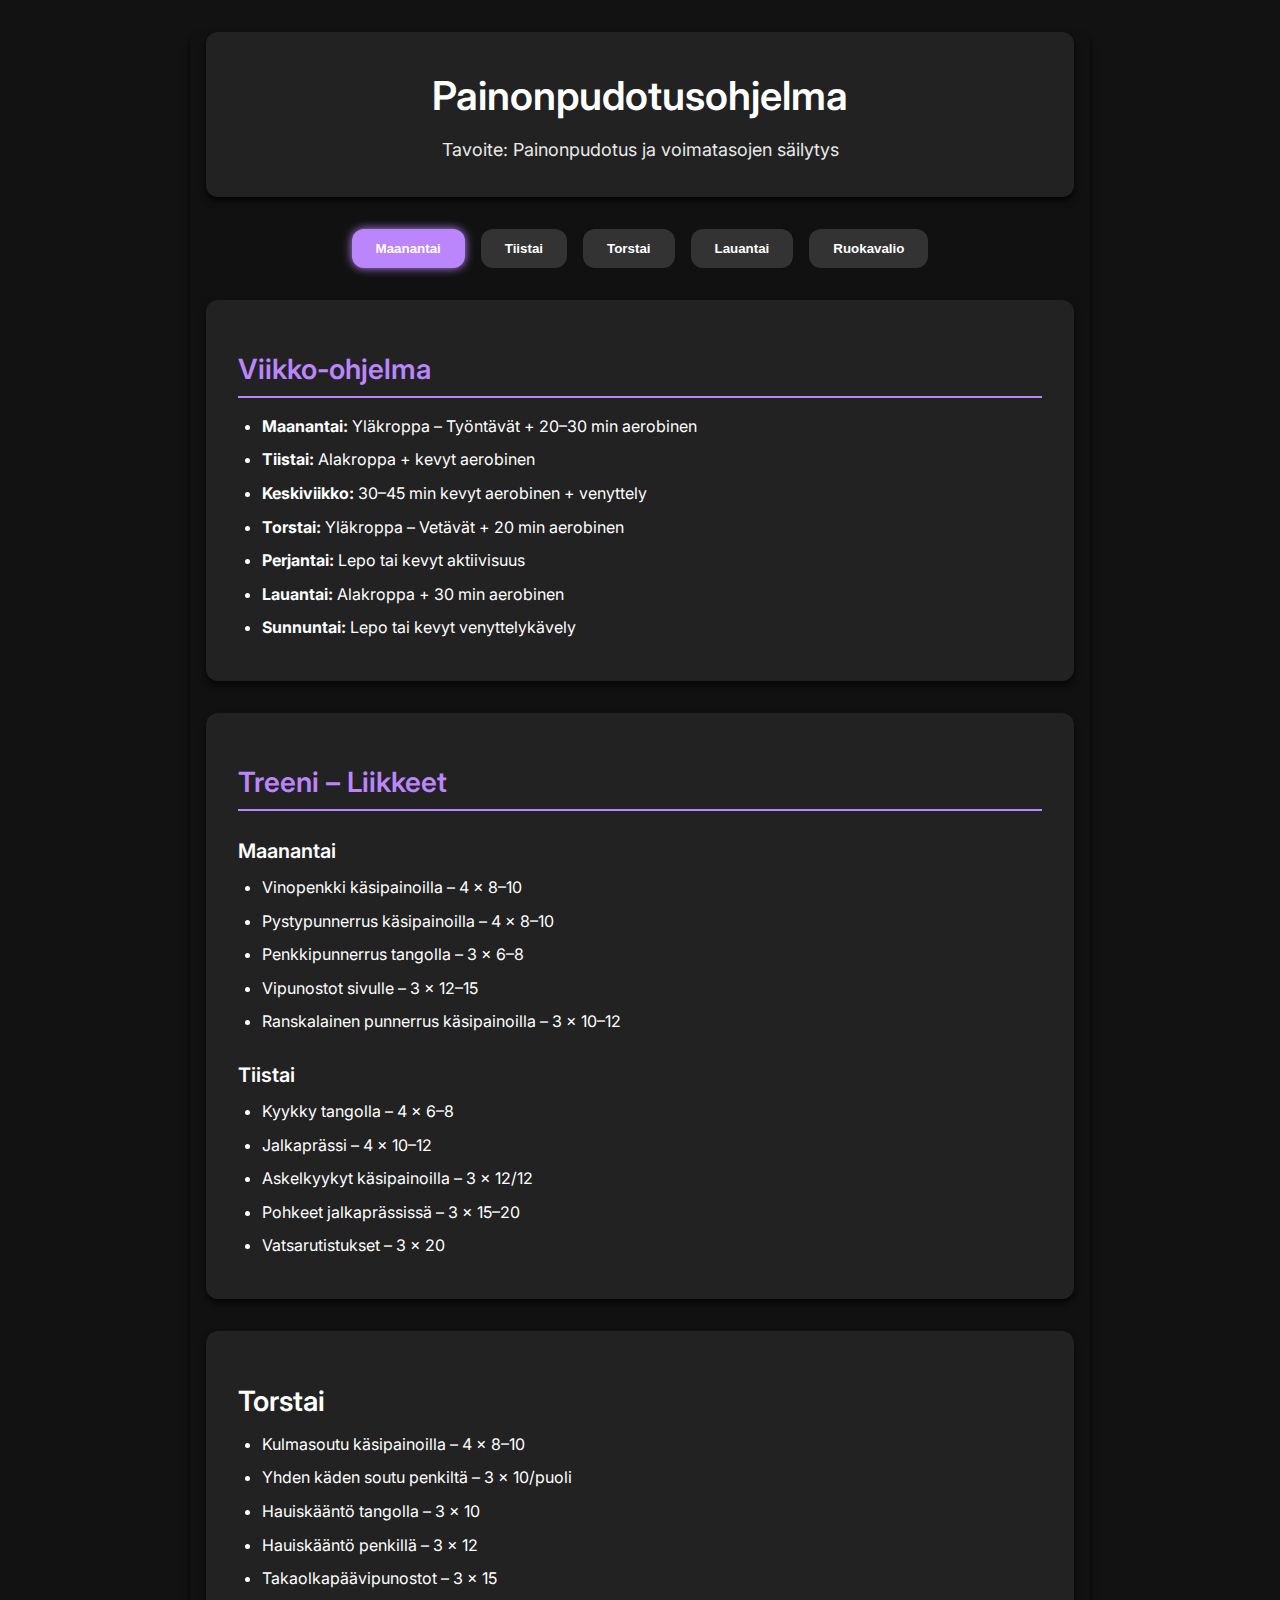
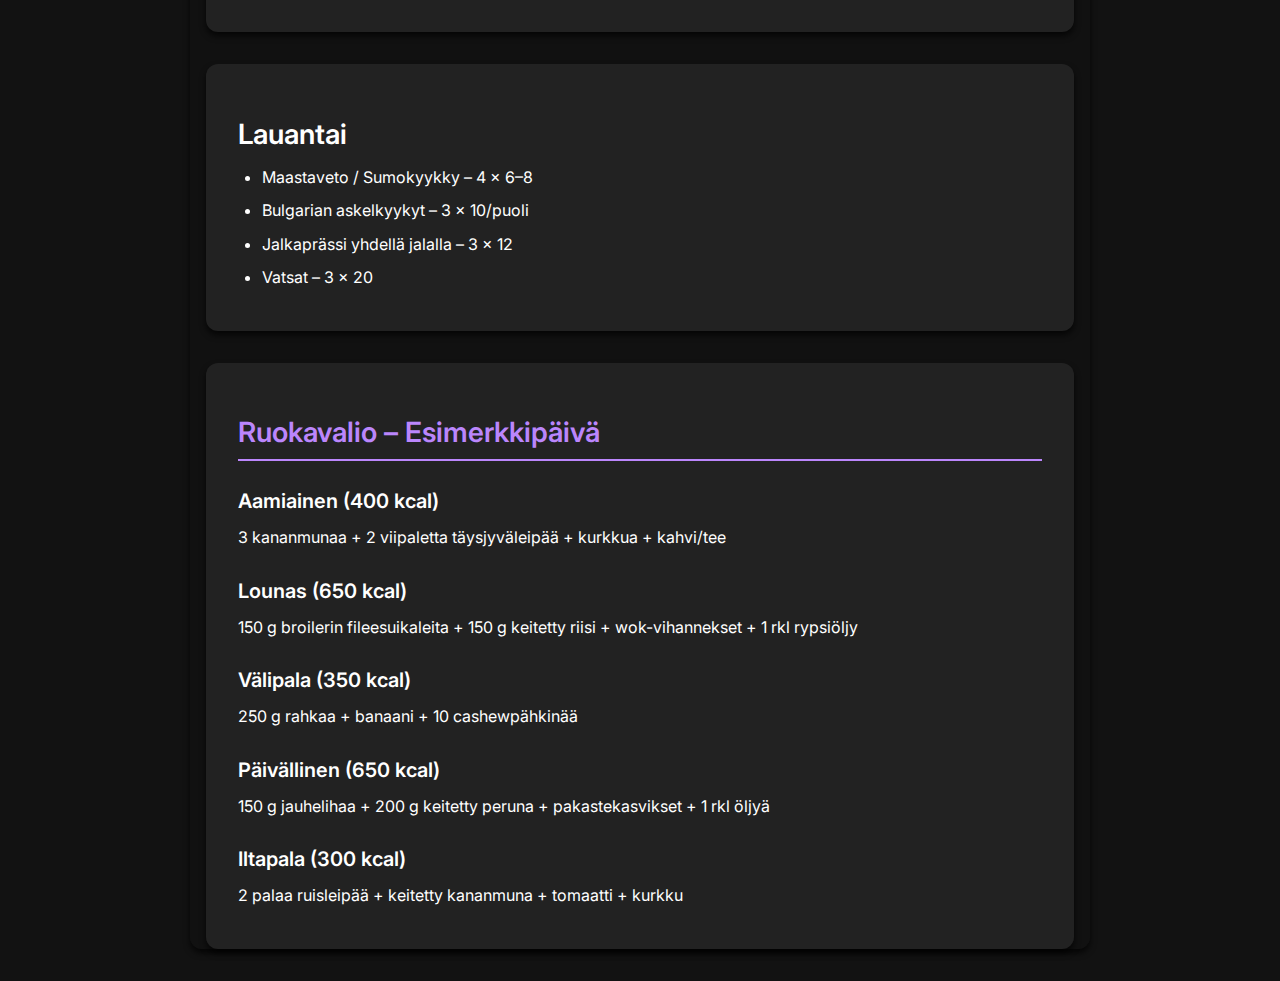
<file: TreeniJaRuokavalio.html>
<!DOCTYPE html>
<html lang="fi">
<head>
    <meta charset="UTF-8" />
    <meta name="viewport" content="width=device-width, initial-scale=1" />
    <title>Painonpudotusohjelma</title>
    <link href="https://fonts.googleapis.com/css2?family=Inter:wght@400;600&display=swap" rel="stylesheet" />
    <link rel="stylesheet" href="styles.css" />
</head>
<body>
    <div class="container">
        <header>
            <h1>Painonpudotusohjelma</h1>
            <p>Tavoite: Painonpudotus ja voimatasojen säilytys</p>
        </header>

        <div class="button-group">
            <button class="tab-button active" data-target="monday">Maanantai</button>
            <button class="tab-button" data-target="tuesday">Tiistai</button>
            <button class="tab-button" data-target="thursday">Torstai</button>
            <button class="tab-button" data-target="saturday">Lauantai</button>
            <button class="tab-button" data-target="food">Ruokavalio</button>
        </div>

        <section id="monday" class="tab-content active">
            <h2>Viikko-ohjelma</h2>
            <ul>
                <li><strong>Maanantai:</strong> Yläkroppa – Työntävät + 20–30 min aerobinen</li>
                <li><strong>Tiistai:</strong> Alakroppa + kevyt aerobinen</li>
                <li><strong>Keskiviikko:</strong> 30–45 min kevyt aerobinen + venyttely</li>
                <li><strong>Torstai:</strong> Yläkroppa – Vetävät + 20 min aerobinen</li>
                <li><strong>Perjantai:</strong> Lepo tai kevyt aktiivisuus</li>
                <li><strong>Lauantai:</strong> Alakroppa + 30 min aerobinen</li>
                <li><strong>Sunnuntai:</strong> Lepo tai kevyt venyttelykävely</li>
            </ul>
        </section>

        <section id="tuesday" class="tab-content">
            <h2>Treeni – Liikkeet</h2>
            <h3>Maanantai</h3>
            <ul>
                <li>Vinopenkki käsipainoilla – 4 x 8–10</li>
                <li>Pystypunnerrus käsipainoilla – 4 x 8–10</li>
                <li>Penkkipunnerrus tangolla – 3 x 6–8</li>
                <li>Vipunostot sivulle – 3 x 12–15</li>
                <li>Ranskalainen punnerrus käsipainoilla – 3 x 10–12</li>
            </ul>

            <h3>Tiistai</h3>
            <ul>
                <li>Kyykky tangolla – 4 x 6–8</li>
                <li>Jalkaprässi – 4 x 10–12</li>
                <li>Askelkyykyt käsipainoilla – 3 x 12/12</li>
                <li>Pohkeet jalkaprässissä – 3 x 15–20</li>
                <li>Vatsarutistukset – 3 x 20</li>
            </ul>
        </section>

        <section id="thursday" class="tab-content">
            <h3>Torstai</h3>
            <ul>
                <li>Kulmasoutu käsipainoilla – 4 x 8–10</li>
                <li>Yhden käden soutu penkiltä – 3 x 10/puoli</li>
                <li>Hauiskääntö tangolla – 3 x 10</li>
                <li>Hauiskääntö penkillä – 3 x 12</li>
                <li>Takaolkapäävipunostot – 3 x 15</li>
            </ul>
        </section>

        <section id="saturday" class="tab-content">
            <h3>Lauantai</h3>
            <ul>
                <li>Maastaveto / Sumokyykky – 4 x 6–8</li>
                <li>Bulgarian askelkyykyt – 3 x 10/puoli</li>
                <li>Jalkaprässi yhdellä jalalla – 3 x 12</li>
                <li>Vatsat – 3 x 20</li>
            </ul>
        </section>

        <section id="food" class="tab-content">
            <h2>Ruokavalio – Esimerkkipäivä</h2>
            <h3>Aamiainen (400 kcal)</h3>
            <p>3 kananmunaa + 2 viipaletta täysjyväleipää + kurkkua + kahvi/tee</p>

            <h3>Lounas (650 kcal)</h3>
            <p>150 g broilerin fileesuikaleita + 150 g keitetty riisi + wok-vihannekset + 1 rkl rypsiöljy</p>

            <h3>Välipala (350 kcal)</h3>
            <p>250 g rahkaa + banaani + 10 cashewpähkinää</p>

            <h3>Päivällinen (650 kcal)</h3>
            <p>150 g jauhelihaa + 200 g keitetty peruna + pakastekasvikset + 1 rkl öljyä</p>

            <h3>Iltapala (300 kcal)</h3>
            <p>2 palaa ruisleipää + keitetty kananmuna + tomaatti + kurkku</p>
        </section>
    </div>
    <script src="scripts.js"></script>
</body>
</html>
</file>
<file: styles.css>
@import url('https://fonts.googleapis.com/css2?family=Inter:wght@400;600&display=swap');

:root {
    --color-bg: #121212;
    --color-primary: #bb86fc;
    --color-primary-dark: #3700b3;
    --color-text: #e0e0e0;
    --color-text-light: #a0a0a0;
    --color-white: #ffffff;
    --border-radius: 12px;
    --shadow: 0 4px 6px rgba(0, 0, 0, 0.7);
    --max-width: 900px;
    --background-image: url('https://images.unsplash.com/photo-1605296867304-46d5465a13f1?auto=format&fit=crop&w=1350&q=80'); /* Dumbbells wallpaper */
}

* {
    box-sizing: border-box;
}

body {
    font-family: 'Inter', sans-serif;
    background-color: var(--color-bg);
    color: var(--color-white);
    margin: 0;
    padding: 0;
    line-height: 1.6;
    background-image: var(--background-image);
    background-size: cover;
    background-position: center;
    background-repeat: no-repeat;
}

.container {
    max-width: var(--max-width);
    margin: 2rem auto;
    padding: 0 1rem;
    background-color: rgba(18, 18, 18, 0.85);
    border-radius: var(--border-radius);
    box-shadow: var(--shadow);
}

header {
    background-color: #222222;
    color: var(--color-white);
    padding: 2rem 1rem;
    border-radius: var(--border-radius);
    box-shadow: var(--shadow);
    text-align: center;
    margin-bottom: 2rem;
}

header h1 {
    margin: 0 0 0.5rem 0;
    font-weight: 600;
    font-size: 2.5rem;
}

header p {
    margin: 0;
    font-weight: 400;
    font-size: 1.125rem;
    color: var(--color-white);
    opacity: 0.9;
}

.button-group {
    display: flex;
    justify-content: center;
    gap: 1rem;
    margin-bottom: 2rem;
}

.tab-button {
    background-color: #333333;
    border: none;
    color: var(--color-white);
    padding: 0.75rem 1.5rem;
    border-radius: var(--border-radius);
    font-weight: 600;
    cursor: pointer;
    transition: background-color 0.3s ease;
}

.tab-button:hover {
    background-color: #555555;
}

.tab-button.active {
    background-color: var(--color-primary);
    box-shadow: 0 0 10px var(--color-primary);
}

section {
    background-color: #222222;
    padding: 1.5rem 2rem;
    border-radius: var(--border-radius);
    box-shadow: var(--shadow);
    margin-bottom: 2rem;
    color: var(--color-white);
}

h2 {
    color: var(--color-primary);
    font-weight: 600;
    font-size: 1.75rem;
    margin-bottom: 1rem;
    border-bottom: 2px solid var(--color-primary);
    padding-bottom: 0.25rem;
}

#training-monday h2,
#training-tuesday h2,
#thursday h3,
#saturday h3 {
    color: var(--color-white);
    border-bottom: none;
    font-size: 1.75rem;
}

h3 {
    color: var(--color-white);
    font-weight: 600;
    margin-top: 1.5rem;
    margin-bottom: 0.5rem;
    font-size: 1.25rem;
}

ul {
    list-style-type: disc;
    padding-left: 1.5rem;
    margin-top: 0;
    margin-bottom: 1rem;
}

ul li {
    margin-bottom: 0.5rem;
    transition: color 0.3s ease;
}

ul li:hover {
    color: var(--color-primary);
    cursor: default;
}

p {
    margin-top: 0;
    margin-bottom: 1rem;
    font-size: 1rem;
    color: var(--color-white);
}

@media (max-width: 600px) {
    header h1 {
        font-size: 2rem;
    }
    header p {
        font-size: 1rem;
    }
    h2 {
        font-size: 1.5rem;
    }
    h3 {
        font-size: 1.125rem;
    }
}

/* Weigh-ins tab styles */
#weighins {
    padding: 1rem;
}

#weight-form {
    margin-bottom: 1rem;
    display: flex;
    flex-wrap: wrap;
    gap: 1rem;
    align-items: center;
}

#weight-form label {
    flex: 1 0 120px;
    font-weight: 600;
}

#weight-form input {
    flex: 2 0 150px;
    padding: 0.3rem;
    font-size: 1rem;
}

#weight-form button {
    padding: 0.5rem 1rem;
    font-size: 1rem;
    background-color: var(--color-primary);
    border: none;
    color: white;
    border-radius: var(--border-radius);
    cursor: pointer;
    transition: background-color 0.3s ease;
}

#weight-form button:hover {
    background-color: #36a2a2;
}

#weightChart {
    max-width: 100%;
    height: auto;
}
</file>
